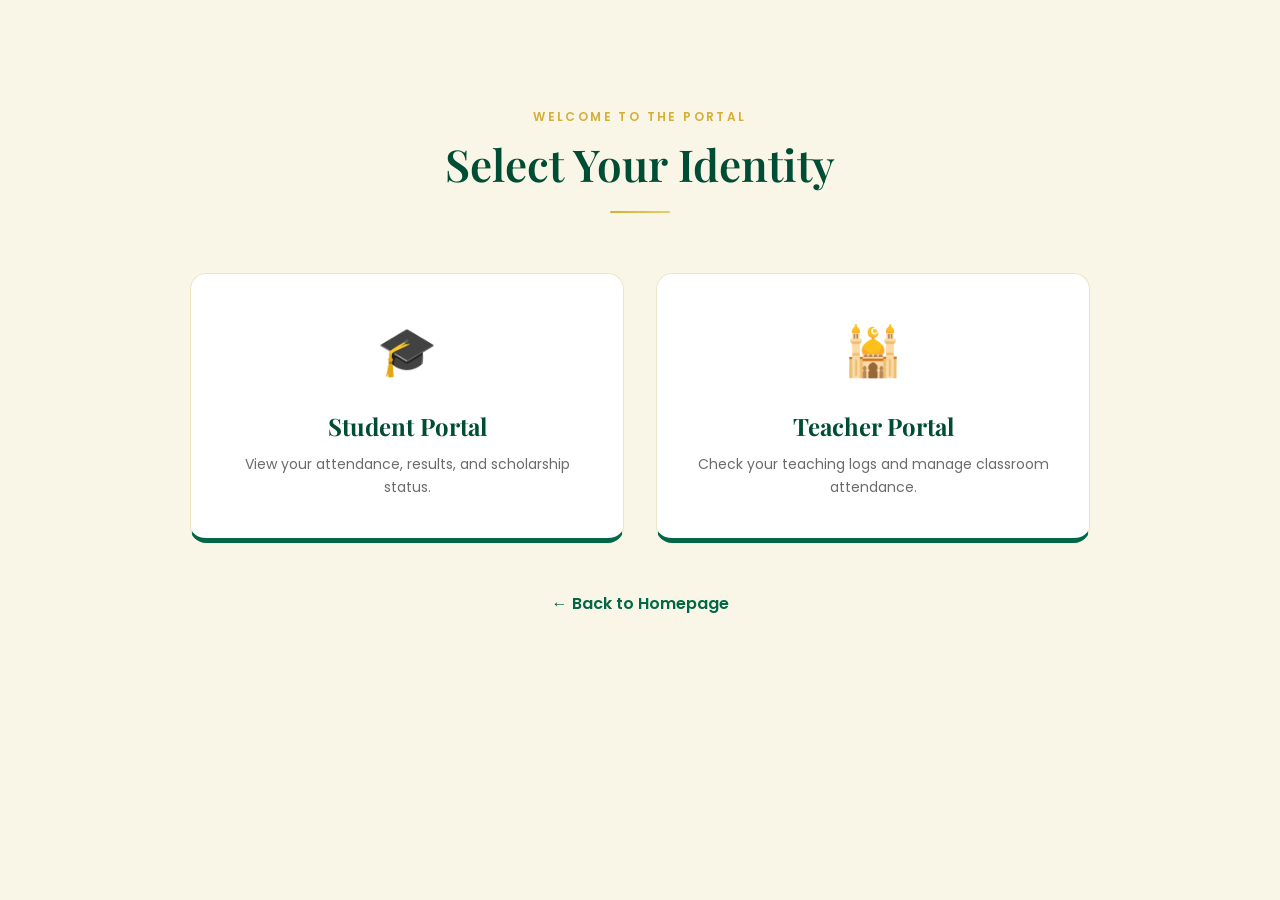
<file: portal/index.html>
<!DOCTYPE html>
<html lang="en">

<head>
    <meta charset="UTF-8">
    <meta name="viewport" content="width=device-width, initial-scale=1.0">
    <title>Portal Selection | Jamia-Tun-Noor</title>
    <link rel="stylesheet" href="../css/theme.css">
    <link rel="stylesheet" href="../css/style.css">
    <style>
        .portal-entry {
            min-height: 80vh;
            display: flex;
            flex-direction: column;
            justify-content: center;
            align-items: center;
            padding: var(--space-12) var(--gutter);
        }

        .portal-grid {
            display: grid;
            grid-template-columns: repeat(auto-fit, minmax(280px, 1fr));
            gap: var(--space-8);
            width: 100%;
            max-width: 900px;
            margin-top: var(--space-10);
        }

        .portal-card {
            background: var(--color-white);
            padding: var(--space-10);
            border-radius: var(--radius-lg);
            text-align: center;
            border: 1px solid var(--color-cream-mid);
            border-bottom: 5px solid var(--color-emerald);
            transition: var(--transition-base);
            cursor: pointer;
            text-decoration: none;
        }

        .portal-card:hover {
            transform: translateY(-10px);
            border-bottom-color: var(--color-gold);
            box-shadow: var(--shadow-lg);
        }

        .portal-card__icon {
            font-size: 3rem;
            margin-bottom: var(--space-4);
            display: block;
        }

        .portal-card h3 {
            color: var(--color-emerald-deep);
            font-family: var(--font-display);
            font-size: var(--fs-xl);
            margin-bottom: var(--space-2);
        }

        .portal-card p {
            color: var(--color-ink-muted);
            font-size: var(--fs-sm);
        }
    </style>
</head>

<body>

    <main class="portal-entry">
        <header style="text-align: center;">
            <p class="section-label">Welcome to the Portal</p>
            <h1 class="section-title">Select Your Identity</h1>
            <span class="gold-divider gold-divider--center"></span>
        </header>

        <div class="portal-grid">

            <a href="login.html?role=student" class="portal-card">
                <span class="portal-card__icon">🎓</span>
                <h3>Student Portal</h3>
                <p>View your attendance, results, and scholarship status.</p>
            </a>

            <a href="login.html?role=teacher" class="portal-card">
                <span class="portal-card__icon">🕌</span>
                <h3>Teacher Portal</h3>
                <p>Check your teaching logs and manage classroom attendance.</p>
            </a>

        </div>

        <a href="../index.html" style="margin-top: 3rem; color: var(--color-emerald); font-weight: 600;">
            ← Back to Homepage
        </a>
    </main>

</body>

</html>
</file>
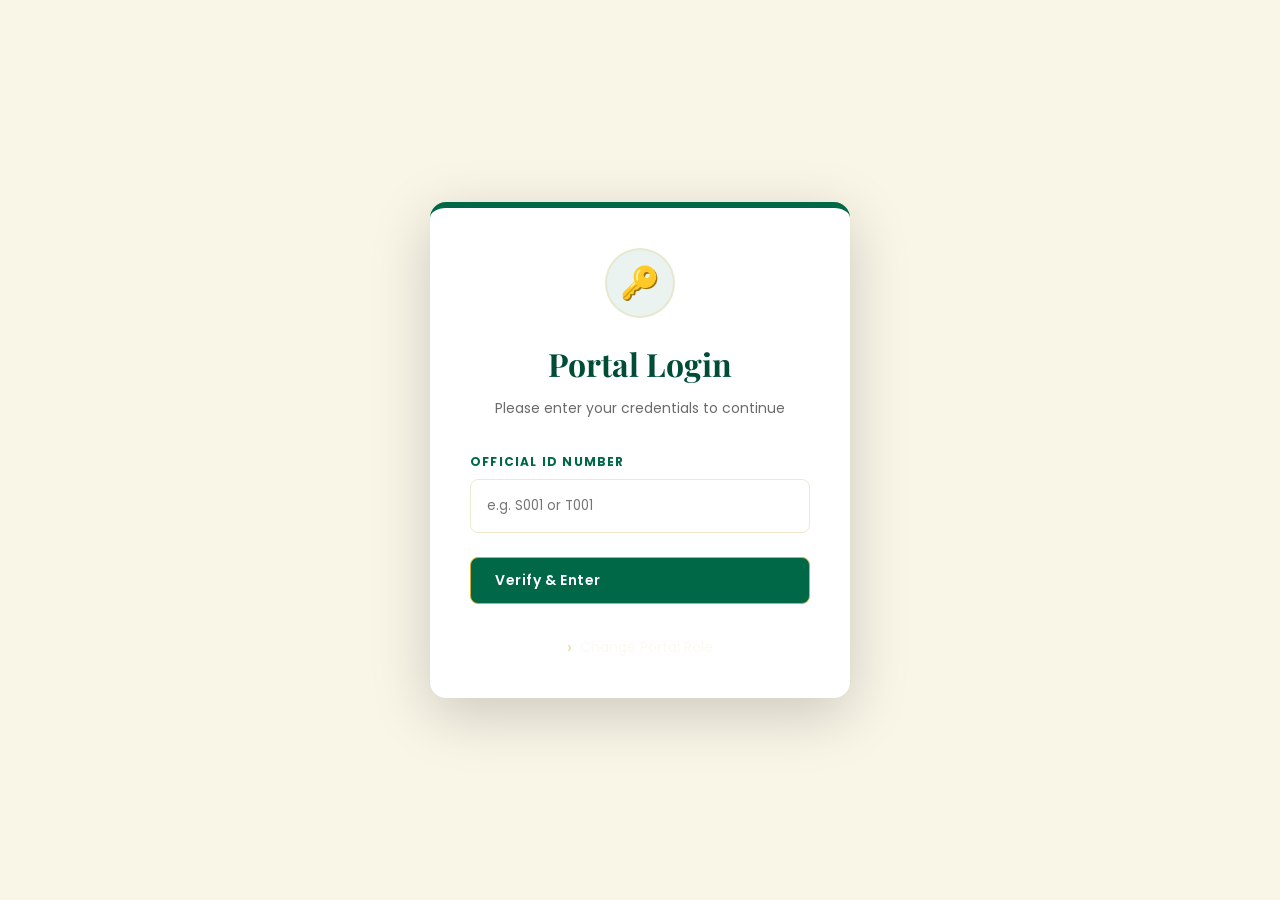
<file: portal/login.html>
<!DOCTYPE html>
<html lang="en" dir="ltr">

<head>
    <meta charset="UTF-8">
    <meta name="viewport" content="width=device-width, initial-scale=1.0">
    <title>Login | Jamia-Tun-Noor Portal</title>

    <link rel="stylesheet" href="../css/theme.css">
    <link rel="stylesheet" href="../css/style.css">

    <style>
        .login-wrapper {
            min-height: 100vh;
            display: flex;
            align-items: center;
            justify-content: center;
            background: var(--color-cream);
            padding: var(--gutter);
        }

        .login-card {
            background: var(--color-white);
            width: 100%;
            max-width: 420px;
            padding: var(--space-10);
            border-radius: var(--radius-lg);
            box-shadow: var(--shadow-xl);
            border-top: 6px solid var(--color-emerald);
            text-align: center;
            animation: fadeIn 0.6s ease-out;
        }

        .login-card__icon {
            width: 70px;
            height: 70px;
            background: var(--color-emerald-mist);
            color: var(--color-emerald);
            border-radius: 50%;
            display: flex;
            align-items: center;
            justify-content: center;
            font-size: 2rem;
            margin: 0 auto var(--space-5);
            border: 2px solid var(--color-gold-pale);
        }

        .login-card h1 {
            font-family: var(--font-display);
            color: var(--color-emerald-deep);
            margin-bottom: var(--space-2);
        }

        .login-card p {
            color: var(--color-ink-muted);
            font-size: var(--fs-sm);
            margin-bottom: var(--space-8);
        }

        .form-group {
            text-align: left;
            margin-bottom: var(--space-6);
        }

        .form-label {
            display: block;
            font-size: var(--fs-xs);
            font-weight: var(--fw-bold);
            text-transform: uppercase;
            letter-spacing: 0.1em;
            color: var(--color-emerald);
            margin-bottom: var(--space-2);
        }

        .form-input {
            width: 100%;
            padding: var(--space-4);
            border: 1.5px solid var(--color-cream-dark);
            border-radius: var(--radius-md);
            font-family: var(--font-english);
            transition: var(--transition-base);
        }

        .form-input:focus {
            outline: none;
            border-color: var(--color-gold);
            box-shadow: 0 0 0 4px var(--color-gold-pale);
        }

        .btn-submit {
            width: 100%;
            cursor: pointer;
        }

        @keyframes fadeIn {
            from {
                opacity: 0;
                transform: translateY(20px);
            }

            to {
                opacity: 1;
                transform: translateY(0);
            }
        }
    </style>
</head>

<body>

    <div class="login-wrapper">
        <main class="login-card">
            <div class="login-card__icon" id="roleIcon">🔑</div>

            <h1 id="loginTitle">Portal Login</h1>
            <p id="loginSubtitle">Please enter your credentials to continue</p>

            <form id="portalLoginForm">
                <div class="form-group">
                    <label class="form-label" for="userId">Official ID Number</label>
                    <input type="text" id="userId" class="form-input" placeholder="e.g. S001 or T001" required>
                </div>

                <button type="submit" class="btn-portal btn-submit">
                    Verify & Enter
                </button>
            </form>

            <div style="margin-top: var(--space-8);">
                <a href="index.html" class="footer__link" style="justify-content: center;">Change Portal Role</a>
            </div>
        </main>
    </div>

    <script src="../js/login.js"></script>
</body>

</html>
</file>
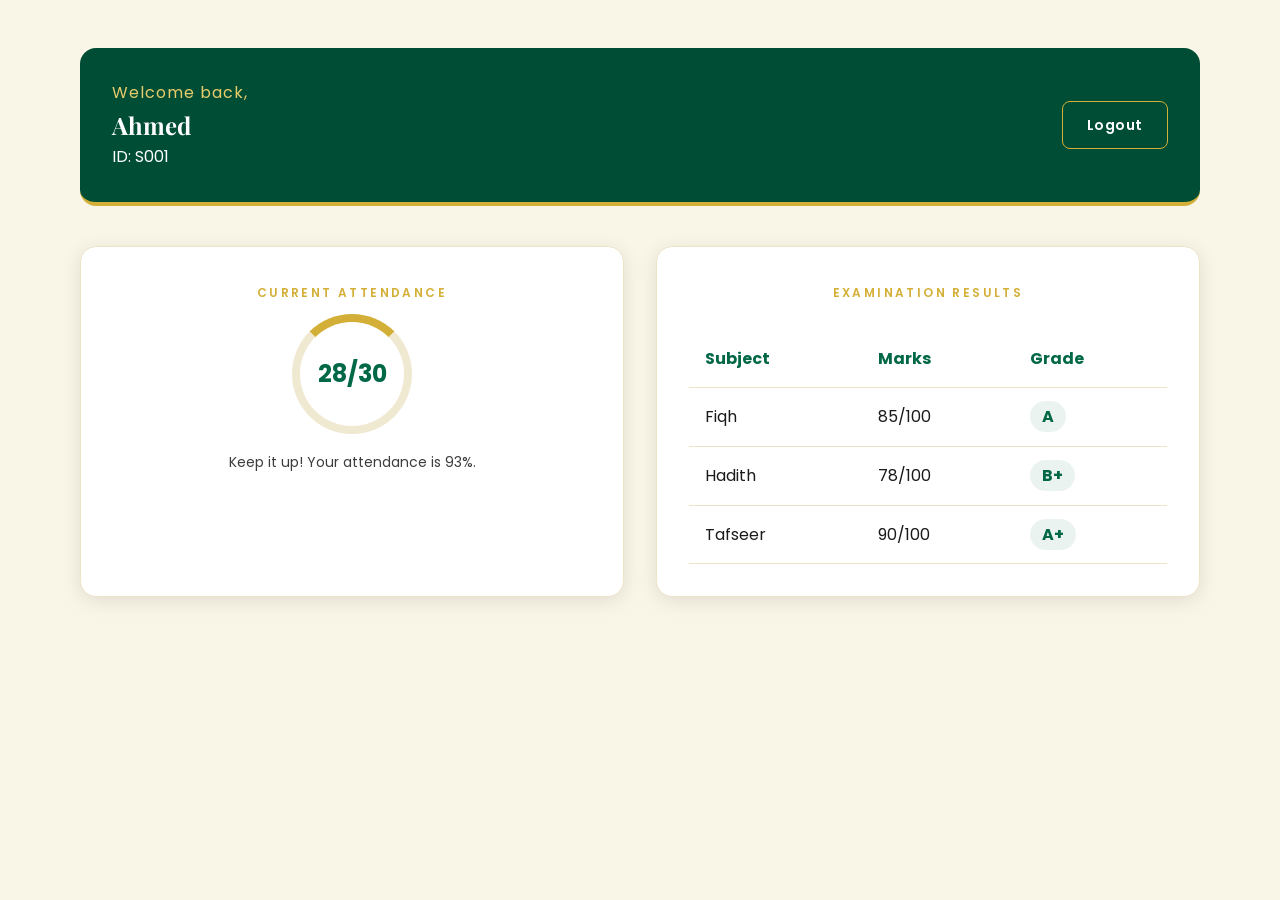
<file: portal/student.html>
<!DOCTYPE html>
<html lang="en">

<head>
    <meta charset="UTF-8">
    <meta name="viewport" content="width=device-width, initial-scale=1.0">
    <title>Student Dashboard | Jamia-Tun-Noor</title>

    <link rel="stylesheet" href="../css/theme.css">
    <link rel="stylesheet" href="../css/style.css">

    <style>
        .dashboard-wrapper {
            padding: var(--space-12) var(--gutter);
            max-width: var(--container-max);
            margin: 0 auto;
        }

        /* Dashboard Header Card [cite: 51, 139] */
        .profile-card {
            background: var(--color-emerald-deep);
            color: var(--color-white);
            padding: var(--space-8);
            border-radius: var(--radius-lg);
            display: flex;
            justify-content: space-between;
            align-items: center;
            border-bottom: 4px solid var(--color-gold);
            margin-bottom: var(--space-10);
        }

        .profile-info h2 {
            font-family: var(--font-display);
        }

        .profile-info p {
            color: var(--color-gold-light);
            letter-spacing: 1px;
        }

        /* Stats Grid */
        .stats-grid {
            display: grid;
            grid-template-columns: repeat(auto-fit, minmax(300px, 1fr));
            gap: var(--space-8);
        }

        /* Attendance Circular Widget [cite: 58, 162] */
        .stat-box {
            background: var(--color-white);
            padding: var(--space-8);
            border-radius: var(--radius-lg);
            box-shadow: var(--shadow-md);
            text-align: center;
            border: 1px solid var(--color-cream-mid);
        }

        .attendance-circle {
            width: 120px;
            height: 120px;
            border: 8px solid var(--color-cream-dark);
            border-top: 8px solid var(--color-gold);
            border-radius: 50%;
            display: flex;
            align-items: center;
            justify-content: center;
            margin: 0 auto var(--space-4);
            font-size: var(--fs-xl);
            font-weight: var(--fw-bold);
            color: var(--color-emerald);
        }

        /* Result Table [cite: 63, 163-167] */
        .result-table {
            width: 100%;
            border-collapse: collapse;
            margin-top: var(--space-4);
            text-align: left;
        }

        .result-table th,
        .result-table td {
            padding: var(--space-4);
            border-bottom: 1px solid var(--color-cream-mid);
        }

        .result-table th {
            color: var(--color-emerald);
            font-weight: var(--fw-bold);
        }

        .grade-badge {
            background: var(--color-emerald-mist);
            color: var(--color-emerald);
            padding: 4px 12px;
            border-radius: var(--radius-pill);
            font-weight: var(--fw-bold);
        }

        /* Student Dashboard Responsiveness */
        @media (max-width: 768px) {
            .profile-card {
                flex-direction: column;
                /* Stack profile info and button */
                text-align: center;
                gap: 1.5rem;
                padding: var(--space-6);
            }

            .profile-info {
                text-align: center;
            }

            .stats-grid {
                grid-template-columns: 1fr;
                /* Stack Attendance and Results */
                gap: var(--space-6);
            }

            .attendance-circle {
                width: 100px;
                height: 100px;
                /* Smaller circle */
                font-size: var(--fs-lg);
            }

            /* Make table scrollable horizontally if too wide */
            .result-table {
                display: block;
                overflow-x: auto;
                white-space: nowrap;
                font-size: 0.9rem;
            }

            .result-table th,
            .result-table td {
                padding: var(--space-3);
            }
        }
    </style>
</head>

<body>

    <div class="dashboard-wrapper">
        <header class="profile-card">
            <div class="profile-info">
                <p>Welcome back,</p>
                <h2 id="studentName">Ahmed</h2>
                <span id="studentID">ID: S001</span>
            </div>
            <a href="../index.html" class="btn-portal" style="background: transparent;">Logout</a>
        </header>

        <div class="stats-grid">
            <section class="stat-box">
                <h3 class="section-label">Current Attendance</h3>
                <div class="attendance-circle">28/30</div>
                <p class="section-body" style="font-size: var(--fs-sm);">Keep it up! Your attendance is 93%.</p>
            </section>

            <section class="stat-box">
                <h3 class="section-label">Examination Results</h3>
                <table class="result-table">
                    <thead>
                        <tr>
                            <th>Subject</th>
                            <th>Marks</th>
                            <th>Grade</th>
                        </tr>
                    </thead>
                    <tbody>
                        <tr>
                            <td>Fiqh</td>
                            <td>85/100</td>
                            <td><span class="grade-badge">A</span></td>
                        </tr>
                        <tr>
                            <td>Hadith</td>
                            <td>78/100</td>
                            <td><span class="grade-badge">B+</span></td>
                        </tr>
                        <tr>
                            <td>Tafseer</td>
                            <td>90/100</td>
                            <td><span class="grade-badge">A+</span></td>
                        </tr>
                    </tbody>
                </table>
            </section>
        </div>
    </div>

</body>

</html>
</file>
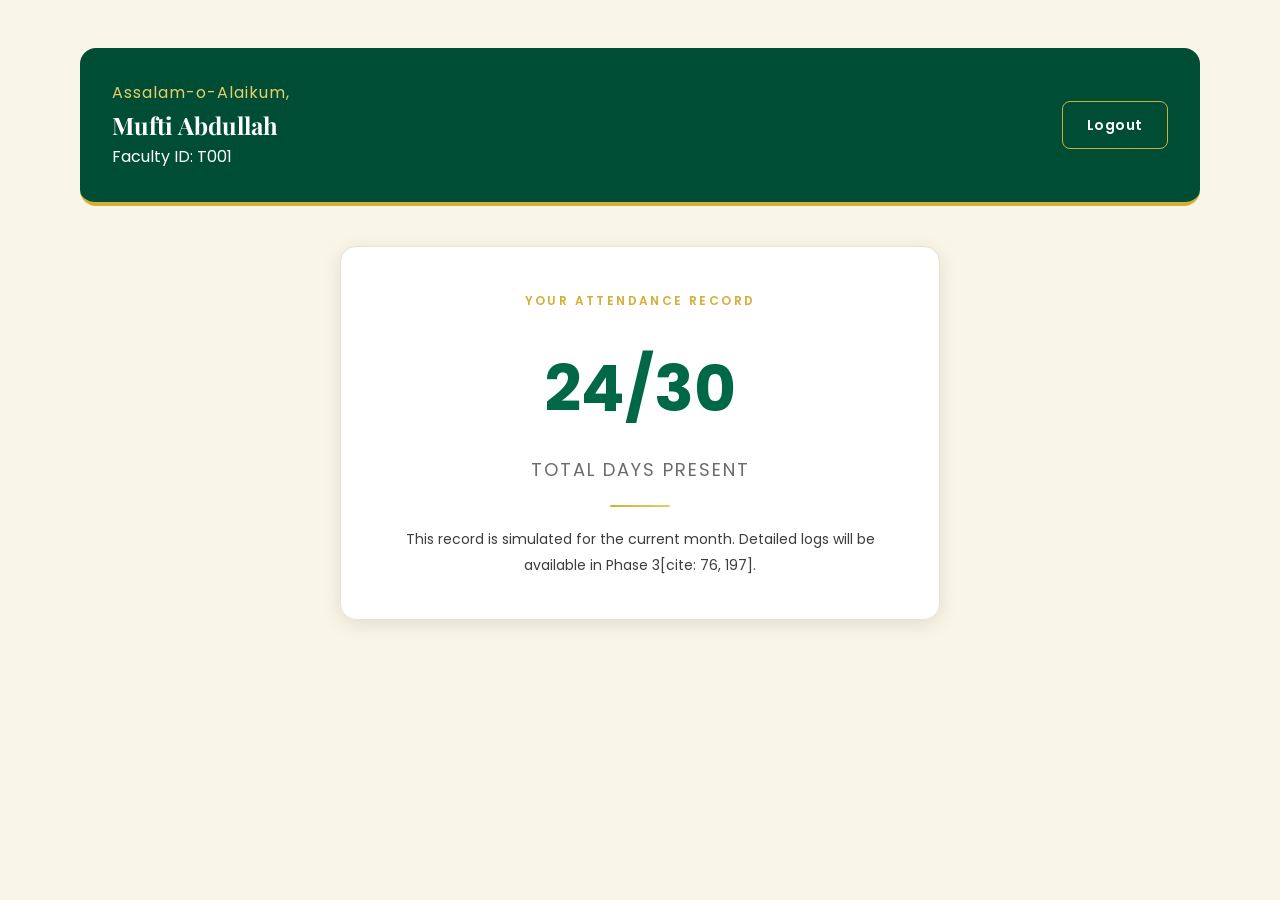
<file: portal/teacher.html>
<!DOCTYPE html>
<html lang="en">

<head>
    <meta charset="UTF-8">
    <meta name="viewport" content="width=device-width, initial-scale=1.0">
    <title>Teacher Dashboard | Jamia-Tun-Noor</title>

    <link rel="stylesheet" href="../css/theme.css">
    <link rel="stylesheet" href="../css/style.css">

    <style>
        .dashboard-wrapper {
            padding: var(--space-12) var(--gutter);
            max-width: var(--container-max);
            margin: 0 auto;
        }

        /* Header Card */
        .profile-card {
            background: var(--color-emerald-deep);
            color: var(--color-white);
            padding: var(--space-8);
            border-radius: var(--radius-lg);
            display: flex;
            justify-content: space-between;
            align-items: center;
            border-bottom: 4px solid var(--color-gold);
            margin-bottom: var(--space-10);
        }

        .profile-info h2 {
            font-family: var(--font-display);
        }

        .profile-info p {
            color: var(--color-gold-light);
            letter-spacing: 1px;
        }

        /* Teacher Attendance Section [cite: 61, 149, 178] */
        .teacher-stats {
            max-width: 600px;
            margin: 0 auto;
            background: var(--color-white);
            padding: var(--space-10);
            border-radius: var(--radius-lg);
            box-shadow: var(--shadow-md);
            text-align: center;
            border: 1px solid var(--color-cream-mid);
        }

        .attendance-display {
            font-size: 4rem;
            font-weight: var(--fw-bold);
            color: var(--color-emerald);
            margin-block: var(--space-4);
        }

        .attendance-label {
            font-size: var(--fs-md);
            color: var(--color-ink-muted);
            text-transform: uppercase;
            letter-spacing: 2px;
        }

        /* Teacher Dashboard Responsiveness */
        @media (max-width: 768px) {
            .profile-card {
                flex-direction: column;
                text-align: center;
                gap: 1.5rem;
                padding: var(--space-6);
            }

            .teacher-stats {
                padding: var(--space-6);
            }

            .attendance-display {
                font-size: 3rem;
                /* Smaller text */
            }
        }
    </style>
</head>

<body>

    <div class="dashboard-wrapper">
        <header class="profile-card">
            <div class="profile-info">
                <p>Assalam-o-Alaikum,</p>
                <h2 id="teacherName">Mufti Abdullah</h2>
                <span id="teacherID">Faculty ID: T001</span>
            </div>
            <a href="../index.html" class="btn-portal" style="background: transparent;">Logout</a>
        </header>

        <main class="teacher-stats">
            <h3 class="section-label">Your Attendance Record</h3>
            <div class="attendance-display">24/30</div>
            <p class="attendance-label">Total Days Present</p>
            <span class="gold-divider gold-divider--center"></span>
            <p class="section-body" style="font-size: var(--fs-sm); margin-top: var(--space-4);">
                This record is simulated for the current month. Detailed logs will be available in Phase 3[cite: 76,
                197].
            </p>
        </main>
    </div>

</body>

</html>
</file>
<file: css/theme.css>
/* ============================================================
   JAMIA-TUN-NOOR PORTAL — theme.css
   Design Tokens & CSS Custom Properties
   All colors, fonts, spacing, and transitions live here.
   ============================================================ */

@import url('https://fonts.googleapis.com/css2?family=Poppins:wght@300;400;500;600;700&family=Noto+Nastaliq+Urdu:wght@400;700&family=Playfair+Display:ital,wght@0,600;1,400&display=swap');

:root {

    /* ── Core Palette ────────────────────────────── */
    --color-cream: #f9f5e7;
    --color-cream-dark: #f0e9d2;
    --color-cream-mid: #ede4c8;

    --color-emerald: #006747;
    --color-emerald-deep: #004d35;
    --color-emerald-light: #008a5e;
    --color-emerald-mist: rgba(0, 103, 71, 0.08);

    --color-gold: #d4af37;
    --color-gold-light: #e8cc6a;
    --color-gold-pale: rgba(212, 175, 55, 0.18);
    --color-gold-glow: rgba(212, 175, 55, 0.45);

    --color-ink: #1a1a1a;
    --color-ink-soft: #3d3d3d;
    --color-ink-muted: #6b6b6b;
    --color-ink-faint: #9e9e9e;

    --color-white: #ffffff;
    --color-overlay-dark: rgba(0, 30, 20, 0.62);
    --color-overlay-hero: rgba(0, 40, 25, 0.55);

    /* ── Typography ──────────────────────────────── */
    --font-english: 'Poppins', sans-serif;
    --font-urdu: 'Noto Nastaliq Urdu', serif;
    --font-display: 'Playfair Display', serif;

    --fs-xs: 0.75rem;
    /* 12px */
    --fs-sm: 0.875rem;
    /* 14px */
    --fs-base: 1rem;
    /* 16px */
    --fs-md: 1.125rem;
    /* 18px */
    --fs-lg: 1.25rem;
    /* 20px */
    --fs-xl: 1.5rem;
    /* 24px */
    --fs-2xl: 2rem;
    /* 32px */
    --fs-3xl: 2.75rem;
    /* 44px */
    --fs-4xl: 3.5rem;
    /* 56px */
    --fs-hero: clamp(2.4rem, 6vw, 5rem);

    --fw-light: 300;
    --fw-regular: 400;
    --fw-medium: 500;
    --fw-semibold: 600;
    --fw-bold: 700;

    --lh-tight: 1.2;
    --lh-snug: 1.4;
    --lh-normal: 1.6;
    --lh-loose: 1.85;

    /* ── Spacing Scale ───────────────────────────── */
    --space-1: 0.25rem;
    --space-2: 0.5rem;
    --space-3: 0.75rem;
    --space-4: 1rem;
    --space-5: 1.25rem;
    --space-6: 1.5rem;
    --space-8: 2rem;
    --space-10: 2.5rem;
    --space-12: 3rem;
    --space-16: 4rem;
    --space-20: 5rem;
    --space-24: 6rem;
    --space-32: 8rem;

    /* ── Layout ──────────────────────────────────── */
    --container-max: 1200px;
    --container-wide: 1400px;
    --gutter: clamp(1.25rem, 4vw, 2.5rem);

    /* ── Borders & Radius ────────────────────────── */
    --radius-sm: 4px;
    --radius-md: 8px;
    --radius-lg: 16px;
    --radius-xl: 24px;
    --radius-pill: 999px;

    --border-gold: 1px solid var(--color-gold);
    --border-gold-thick: 2px solid var(--color-gold);
    --border-emerald: 1px solid var(--color-emerald);
    --border-cream: 1px solid var(--color-cream-mid);

    /* ── Shadows ─────────────────────────────────── */
    --shadow-sm: 0 1px 4px rgba(0, 0, 0, 0.07);
    --shadow-md: 0 4px 20px rgba(0, 0, 0, 0.10);
    --shadow-lg: 0 8px 40px rgba(0, 0, 0, 0.14);
    --shadow-xl: 0 16px 60px rgba(0, 0, 0, 0.18);
    --shadow-gold: 0 0 28px var(--color-gold-glow);
    --shadow-card: 0 2px 12px rgba(0, 40, 25, 0.10), 0 8px 32px rgba(0, 40, 25, 0.07);

    /* ── Transitions ─────────────────────────────── */
    --ease-out: cubic-bezier(0.22, 1, 0.36, 1);
    --ease-in-out: cubic-bezier(0.65, 0, 0.35, 1);
    --duration-fast: 180ms;
    --duration-base: 300ms;
    --duration-slow: 500ms;
    --transition-base: var(--duration-base) var(--ease-out);

    /* ── Z-index Layers ──────────────────────────── */
    --z-base: 1;
    --z-raised: 10;
    --z-modal: 100;
    --z-nav: 200;
    --z-top: 999;
}
</file>
<file: css/style.css>
/* ============================================================
   JAMIA-TUN-NOOR PORTAL — style.css
   Component & Layout Styles
   Mobile-first. Breakpoints: 768px | 1024px
   ============================================================ */

/* ── Reset & Base ────────────────────────────────────────── */
*,
*::before,
*::after {
    box-sizing: border-box;
    margin: 0;
    padding: 0;
}

html {
    scroll-behavior: smooth;
    font-size: 16px;
    -webkit-text-size-adjust: 100%;
}

body {
    font-family: var(--font-english);
    font-size: var(--fs-base);
    font-weight: var(--fw-regular);
    line-height: var(--lh-normal);
    color: var(--color-ink);
    background-color: var(--color-cream);
    overflow-x: hidden;
}

img,
video {
    display: block;
    max-width: 100%;
    height: auto;
}

a {
    color: inherit;
    text-decoration: none;
}

ul,
ol {
    list-style: none;
}

button {
    font-family: inherit;
    cursor: pointer;
    border: none;
    background: none;
}

/* ── Utility: Container ──────────────────────────────────── */
.container {
    width: 100%;
    max-width: var(--container-max);
    margin-inline: auto;
    padding-inline: var(--gutter);
}

/* ── Utility: Gold Divider ───────────────────────────────── */
.gold-divider {
    display: block;
    width: 60px;
    height: 2px;
    background: linear-gradient(90deg, var(--color-gold), var(--color-gold-light));
    border-radius: var(--radius-pill);
    margin-block: var(--space-5);
}

.gold-divider--center {
    margin-inline: auto;
}

/* ── Utility: Section Heading ────────────────────────────── */
.section-label {
    display: inline-block;
    font-size: var(--fs-xs);
    font-weight: var(--fw-semibold);
    letter-spacing: 0.2em;
    text-transform: uppercase;
    color: var(--color-gold);
    margin-bottom: var(--space-3);
}

.section-title {
    font-family: var(--font-display);
    font-size: clamp(var(--fs-2xl), 3.5vw, var(--fs-3xl));
    font-weight: var(--fw-semibold);
    line-height: var(--lh-tight);
    color: var(--color-emerald-deep);
}

.section-title--light {
    color: var(--color-cream);
}

.section-body {
    font-size: var(--fs-md);
    line-height: var(--lh-loose);
    color: var(--color-ink-soft);
    max-width: 62ch;
}

/* ━━━━━━━━━━━━━━━━━━━━━━━━━━━━━━━━━━━━━━━━━━━━━━━━━━━━━━━━━
   1. STICKY NAVBAR
   ━━━━━━━━━━━━━━━━━━━━━━━━━━━━━━━━━━━━━━━━━━━━━━━━━━━━━━━━━ */
.site-header {
    position: sticky;
    top: 0;
    z-index: var(--z-nav);
    background-color: var(--color-cream);
    border-bottom: 1px solid var(--color-cream-mid);
    transition: box-shadow var(--transition-base);
}

.site-header.is-scrolled {
    box-shadow: 0 2px 24px rgba(0, 40, 25, 0.12);
}

.navbar {
    display: flex;
    align-items: center;
    justify-content: space-between;
    height: 72px;
    gap: var(--space-6);
}

/* Logo */
.navbar__logo {
    display: flex;
    align-items: center;
    gap: var(--space-3);
    text-decoration: none;
    flex-shrink: 0;
}

.navbar__logo-icon {
    width: 42px;
    height: 42px;
    border-radius: var(--radius-md);
    background-color: var(--color-emerald);
    border: 1.5px solid var(--color-gold);
    display: flex;
    align-items: center;
    justify-content: center;
    font-size: var(--fs-lg);
    color: var(--color-gold);
    font-weight: var(--fw-bold);
    letter-spacing: -0.02em;
    flex-shrink: 0;
}

.navbar__logo-text {
    display: flex;
    flex-direction: column;
    gap: 1px;
}

.navbar__logo-en {
    font-family: var(--font-display);
    font-size: var(--fs-md);
    font-weight: var(--fw-semibold);
    color: var(--color-emerald);
    line-height: 1.1;
}

.navbar__logo-ur {
    font-family: var(--font-urdu);
    font-size: var(--fs-sm);
    color: var(--color-gold);
    line-height: 1.4;
    direction: rtl;
}

/* Nav Links */
.navbar__nav {
    display: none;
}

.navbar__nav-list {
    display: flex;
    align-items: center;
    gap: var(--space-8);
}

.navbar__nav-link {
    font-size: var(--fs-sm);
    font-weight: var(--fw-medium);
    letter-spacing: 0.03em;
    color: var(--color-ink-soft);
    position: relative;
    padding-bottom: var(--space-1);
    transition: color var(--transition-base);
}

.navbar__nav-link::after {
    content: '';
    position: absolute;
    bottom: 0;
    left: 0;
    width: 0;
    height: 1.5px;
    background: var(--color-gold);
    transition: width var(--transition-base);
}

.navbar__nav-link:hover {
    color: var(--color-emerald);
}

.navbar__nav-link:hover::after {
    width: 100%;
}

/* Portal Button */
.btn-portal {
    display: inline-flex;
    align-items: center;
    gap: var(--space-2);
    padding: var(--space-3) var(--space-6);
    font-size: var(--fs-sm);
    font-weight: var(--fw-semibold);
    letter-spacing: 0.04em;
    color: var(--color-white);
    background-color: var(--color-emerald);
    border: 1.5px solid var(--color-gold);
    border-radius: var(--radius-md);
    transition:
        background-color var(--transition-base),
        box-shadow var(--transition-base),
        transform var(--duration-fast) var(--ease-out);
    white-space: nowrap;
}

.btn-portal:hover {
    background-color: var(--color-emerald-light);
    box-shadow: 0 0 20px var(--color-gold-glow);
    transform: translateY(-1px);
}

.btn-portal:active {
    transform: translateY(0);
}

.btn-portal__icon {
    width: 16px;
    height: 16px;
    opacity: 0.85;
}

/* Hamburger */
.navbar__hamburger {
    display: flex;
    flex-direction: column;
    gap: 5px;
    padding: var(--space-2);
    cursor: pointer;
    background: none;
    border: none;
    z-index: var(--z-top);
}

.navbar__hamburger span {
    display: block;
    width: 24px;
    height: 2px;
    background-color: var(--color-emerald);
    border-radius: var(--radius-pill);
    transition: transform var(--transition-base), opacity var(--transition-base);
}

.navbar__hamburger[aria-expanded="true"] span:nth-child(1) {
    transform: translateY(7px) rotate(45deg);
}

.navbar__hamburger[aria-expanded="true"] span:nth-child(2) {
    opacity: 0;
}

.navbar__hamburger[aria-expanded="true"] span:nth-child(3) {
    transform: translateY(-7px) rotate(-45deg);
}

/* Mobile Nav Drawer */
.navbar__mobile-nav {
    display: none;
    flex-direction: column;
    background-color: var(--color-cream);
    border-top: 1px solid var(--color-cream-mid);
    padding: var(--space-6) var(--gutter);
    gap: var(--space-4);
}

.navbar__mobile-nav.is-open {
    display: flex;
}

.navbar__mobile-nav .navbar__nav-link {
    font-size: var(--fs-base);
    color: var(--color-ink);
    padding-block: var(--space-2);
    border-bottom: 1px solid var(--color-cream-mid);
}

.navbar__mobile-nav .btn-portal {
    align-self: flex-start;
    margin-top: var(--space-2);
}

/* ── 768px+ ── */
@media (min-width: 768px) {
    .navbar__hamburger {
        display: none;
    }

    .navbar__mobile-nav {
        display: none !important;
    }

    .navbar__nav {
        display: flex;
    }
}

/* ━━━━━━━━━━━━━━━━━━━━━━━━━━━━━━━━━━━━━━━━━━━━━━━━━━━━━━━━━
   2. HERO SECTION
   ━━━━━━━━━━━━━━━━━━━━━━━━━━━━━━━━━━━━━━━━━━━━━━━━━━━━━━━━━ */
.hero {
    position: relative;
    min-height: 100svh;
    display: flex;
    align-items: center;
    overflow: hidden;
}

.hero__bg {
    position: absolute;
    inset: 0;
    z-index: 0;
    background-image: url('../assets/images/hero-mosque.jpg');
    background-size: cover;
    background-position: center top;
    background-repeat: no-repeat;
    transform: scale(1.04);
    transition: transform 8s var(--ease-out);
}

.hero.is-visible .hero__bg {
    transform: scale(1);
}

/* Layered overlays for depth */
.hero__overlay {
    position: absolute;
    inset: 0;
    z-index: 1;
    background:
        linear-gradient(160deg,
            rgba(0, 40, 25, 0.70) 0%,
            rgba(0, 55, 35, 0.50) 50%,
            rgba(0, 20, 12, 0.75) 100%);
}

/* Geometric Islamic pattern overlay */
.hero__pattern {
    position: absolute;
    inset: 0;
    z-index: 2;
    opacity: 0.06;
    background-image: url('../assets/images/pattern-islamic.svg');
    background-size: 340px;
    background-repeat: repeat;
}

/* Gold accent line at bottom of hero */
.hero::after {
    content: '';
    position: absolute;
    bottom: 0;
    left: 0;
    right: 0;
    height: 3px;
    background: linear-gradient(90deg, transparent, var(--color-gold), var(--color-gold-light), var(--color-gold), transparent);
    z-index: 10;
}

.hero__content {
    position: relative;
    z-index: 5;
    text-align: center;
    padding-block: var(--space-24);
    display: flex;
    flex-direction: column;
    align-items: center;
    gap: var(--space-6);
    animation: heroFadeUp 1.1s var(--ease-out) both;
    animation-delay: 0.2s;
}

/* Arabic Calligraphy Snippet */
.hero__calligraphy {
    font-family: var(--font-urdu);
    font-size: clamp(1.6rem, 5vw, 2.8rem);
    color: var(--color-gold-light);
    direction: rtl;
    line-height: var(--lh-loose);
    text-shadow: 0 2px 20px rgba(0, 0, 0, 0.5);
    letter-spacing: 0.02em;
    animation: heroFadeUp 1.1s var(--ease-out) both;
    animation-delay: 0.4s;
}

.hero__calligraphy-ref {
    display: block;
    font-family: var(--font-english);
    font-size: var(--fs-xs);
    letter-spacing: 0.15em;
    text-transform: uppercase;
    color: rgba(212, 175, 55, 0.65);
    direction: ltr;
    margin-top: var(--space-2);
}

.hero__divider {
    display: block;
    width: 80px;
    height: 1.5px;
    background: linear-gradient(90deg, transparent, var(--color-gold), transparent);
    animation: heroFadeUp 1.1s var(--ease-out) both;
    animation-delay: 0.55s;
}

.hero__title {
    font-family: var(--font-display);
    font-size: var(--fs-hero);
    font-weight: var(--fw-semibold);
    color: var(--color-white);
    line-height: var(--lh-tight);
    text-shadow: 0 4px 32px rgba(0, 0, 0, 0.4);
    max-width: 14ch;
    animation: heroFadeUp 1.1s var(--ease-out) both;
    animation-delay: 0.65s;
}

.hero__title em {
    font-style: italic;
    color: var(--color-gold-light);
}

.hero__subtitle {
    font-size: clamp(var(--fs-sm), 2vw, var(--fs-md));
    color: rgba(249, 245, 231, 0.80);
    max-width: 52ch;
    line-height: var(--lh-loose);
    font-weight: var(--fw-light);
    animation: heroFadeUp 1.1s var(--ease-out) both;
    animation-delay: 0.75s;
}

.hero__cta-group {
    display: flex;
    flex-wrap: wrap;
    gap: var(--space-4);
    justify-content: center;
    animation: heroFadeUp 1.1s var(--ease-out) both;
    animation-delay: 0.88s;
}

.btn-hero-primary {
    display: inline-flex;
    align-items: center;
    gap: var(--space-3);
    padding: var(--space-4) var(--space-10);
    font-size: var(--fs-base);
    font-weight: var(--fw-semibold);
    letter-spacing: 0.05em;
    text-transform: uppercase;
    color: var(--color-emerald-deep);
    background: linear-gradient(135deg, var(--color-gold), var(--color-gold-light));
    border-radius: var(--radius-md);
    border: none;
    transition:
        box-shadow var(--transition-base),
        transform var(--duration-fast) var(--ease-out),
        filter var(--transition-base);
}

.btn-hero-primary:hover {
    box-shadow: 0 8px 36px var(--color-gold-glow), 0 2px 8px rgba(0, 0, 0, 0.2);
    transform: translateY(-2px);
    filter: brightness(1.05);
}

.btn-hero-secondary {
    display: inline-flex;
    align-items: center;
    gap: var(--space-3);
    padding: var(--space-4) var(--space-8);
    font-size: var(--fs-base);
    font-weight: var(--fw-medium);
    letter-spacing: 0.03em;
    color: var(--color-white);
    background: transparent;
    border: 1.5px solid rgba(255, 255, 255, 0.45);
    border-radius: var(--radius-md);
    transition:
        border-color var(--transition-base),
        background var(--transition-base),
        transform var(--duration-fast) var(--ease-out);
}

.btn-hero-secondary:hover {
    border-color: var(--color-gold);
    background: rgba(212, 175, 55, 0.12);
    transform: translateY(-2px);
}

/* Scroll indicator */
.hero__scroll-cue {
    position: absolute;
    bottom: var(--space-8);
    left: 50%;
    transform: translateX(-50%);
    z-index: 5;
    display: flex;
    flex-direction: column;
    align-items: center;
    gap: var(--space-2);
    opacity: 0.55;
    animation: scrollBounce 2.4s ease-in-out infinite;
}

.hero__scroll-cue span {
    font-size: var(--fs-xs);
    letter-spacing: 0.18em;
    text-transform: uppercase;
    color: var(--color-cream);
}

.hero__scroll-cue svg {
    width: 20px;
    height: 20px;
    stroke: var(--color-gold);
}

@keyframes heroFadeUp {
    from {
        opacity: 0;
        transform: translateY(28px);
    }

    to {
        opacity: 1;
        transform: translateY(0);
    }
}

@keyframes scrollBounce {

    0%,
    100% {
        transform: translateX(-50%) translateY(0);
    }

    50% {
        transform: translateX(-50%) translateY(8px);
    }
}

/* ━━━━━━━━━━━━━━━━━━━━━━━━━━━━━━━━━━━━━━━━━━━━━━━━━━━━━━━━━
   3. LEGACY SECTION (Markaz-e-Ilm o Hikmat)
   ━━━━━━━━━━━━━━━━━━━━━━━━━━━━━━━━━━━━━━━━━━━━━━━━━━━━━━━━━ */
.legacy {
    padding-block: var(--space-24) var(--space-20);
    background-color: var(--color-cream);
    position: relative;
    overflow: hidden;
}

/* Subtle background ornament */
.legacy::before {
    content: '';
    position: absolute;
    top: -80px;
    right: -100px;
    width: 480px;
    height: 480px;
    border-radius: 50%;
    background: radial-gradient(circle, var(--color-emerald-mist) 0%, transparent 70%);
    pointer-events: none;
}

.legacy__grid {
    display: grid;
    grid-template-columns: 1fr;
    gap: var(--space-12);
    align-items: center;
}

.legacy__visual {
    position: relative;
    display: flex;
    justify-content: center;
}

.legacy__image-frame {
    position: relative;
    width: 100%;
    max-width: 420px;
}

.legacy__image-frame::before {
    content: '';
    position: absolute;
    inset: -10px;
    border: 1.5px solid var(--color-gold);
    border-radius: var(--radius-lg);
    opacity: 0.35;
    pointer-events: none;
}

.legacy__image-frame::after {
    content: '';
    position: absolute;
    bottom: -16px;
    right: -16px;
    width: 70%;
    height: 70%;
    background: var(--color-emerald-mist);
    border-radius: var(--radius-lg);
    border: 1px solid rgba(0, 103, 71, 0.2);
    z-index: -1;
}

.legacy__image {
    width: 100%;
    aspect-ratio: 4/3;
    object-fit: cover;
    border-radius: var(--radius-lg);
    background-color: var(--color-cream-dark);
    display: flex;
    align-items: center;
    justify-content: center;
}

/* Placeholder when no real image */
.legacy__image-placeholder {
    width: 100%;
    aspect-ratio: 4/3;
    border-radius: var(--radius-lg);
    background: linear-gradient(135deg, var(--color-emerald-mist), var(--color-cream-dark));
    border: 1px solid var(--color-cream-mid);
    display: flex;
    flex-direction: column;
    align-items: center;
    justify-content: center;
    gap: var(--space-3);
    color: var(--color-emerald);
}

.legacy__image-placeholder svg {
    width: 56px;
    height: 56px;
    opacity: 0.4;
}

.legacy__image-placeholder span {
    font-size: var(--fs-xs);
    letter-spacing: 0.1em;
    text-transform: uppercase;
    color: var(--color-ink-faint);
}

/* Stat badge */
.legacy__stat-badge {
    position: absolute;
    bottom: var(--space-6);
    left: var(--space-4);
    background-color: var(--color-white);
    border: 1px solid var(--color-cream-mid);
    border-left: 3px solid var(--color-gold);
    border-radius: var(--radius-md);
    padding: var(--space-4) var(--space-5);
    box-shadow: var(--shadow-md);
    min-width: 130px;
}

.legacy__stat-number {
    display: block;
    font-family: var(--font-display);
    font-size: var(--fs-2xl);
    font-weight: var(--fw-semibold);
    color: var(--color-emerald);
    line-height: 1;
}

.legacy__stat-label {
    font-size: var(--fs-xs);
    color: var(--color-ink-muted);
    letter-spacing: 0.06em;
    text-transform: uppercase;
    margin-top: var(--space-1);
}

.legacy__content {
    display: flex;
    flex-direction: column;
    gap: var(--space-5);
}

.legacy__urdu-name {
    font-family: var(--font-urdu);
    font-size: clamp(1.4rem, 3vw, 2rem);
    color: var(--color-emerald);
    direction: rtl;
    line-height: 1.8;
}

.legacy__body {
    color: var(--color-ink-soft);
    font-size: var(--fs-md);
    line-height: var(--lh-loose);
}

.legacy__body+.legacy__body {
    color: var(--color-ink-muted);
    font-size: var(--fs-base);
}

.legacy__features {
    display: flex;
    flex-direction: column;
    gap: var(--space-4);
    margin-top: var(--space-2);
}

.legacy__feature {
    display: flex;
    align-items: flex-start;
    gap: var(--space-4);
}

.legacy__feature-icon {
    width: 36px;
    height: 36px;
    border-radius: var(--radius-sm);
    background-color: var(--color-gold-pale);
    border: 1px solid rgba(212, 175, 55, 0.3);
    display: flex;
    align-items: center;
    justify-content: center;
    font-size: 1rem;
    flex-shrink: 0;
    margin-top: 2px;
}

.legacy__feature-text strong {
    display: block;
    font-size: var(--fs-base);
    font-weight: var(--fw-semibold);
    color: var(--color-emerald-deep);
    margin-bottom: var(--space-1);
}

.legacy__feature-text span {
    font-size: var(--fs-sm);
    color: var(--color-ink-muted);
    line-height: var(--lh-normal);
}

@media (min-width: 768px) {
    .legacy__grid {
        grid-template-columns: 1fr 1fr;
        gap: var(--space-16);
    }

    .legacy__image-frame {
        max-width: 100%;
    }
}

@media (min-width: 1024px) {
    .legacy__grid {
        grid-template-columns: 5fr 7fr;
        gap: var(--space-20);
    }
}

/* ━━━━━━━━━━━━━━━━━━━━━━━━━━━━━━━━━━━━━━━━━━━━━━━━━━━━━━━━━
   4. DARS-E-NIZAMI PROGRAMS GRID
   ━━━━━━━━━━━━━━━━━━━━━━━━━━━━━━━━━━━━━━━━━━━━━━━━━━━━━━━━━ */
.programs {
    padding-block: var(--space-20) var(--space-24);
    background-color: var(--color-cream-dark);
    position: relative;
}

.programs::before {
    content: '';
    position: absolute;
    top: 0;
    left: 0;
    right: 0;
    height: 1px;
    background: linear-gradient(90deg, transparent, var(--color-cream-mid), transparent);
}

.programs__header {
    text-align: center;
    max-width: 640px;
    margin-inline: auto;
    margin-bottom: var(--space-16);
}

.programs__header .section-body {
    margin-inline: auto;
}

.programs__grid {
    display: grid;
    grid-template-columns: 1fr;
    gap: var(--space-6);
}

/* Program Card */
.program-card {
    position: relative;
    background-color: var(--color-white);
    border-radius: var(--radius-lg);
    border: 1px solid var(--color-cream-mid);
    overflow: hidden;
    padding: var(--space-8) var(--space-8) var(--space-8);
    display: flex;
    flex-direction: column;
    gap: var(--space-5);
    box-shadow: var(--shadow-card);
    transition:
        transform var(--transition-base),
        box-shadow var(--transition-base),
        border-color var(--transition-base);

    /* Gold top border */
    border-top: 3px solid var(--color-gold);
}

/* Gold top border glow on hover */
.program-card::before {
    content: '';
    position: absolute;
    top: 0;
    left: 0;
    right: 0;
    height: 3px;
    background: linear-gradient(90deg, var(--color-gold), var(--color-gold-light), var(--color-gold));
    opacity: 0;
    transition: opacity var(--transition-base);
    box-shadow: 0 0 18px var(--color-gold-glow);
}

/* Bottom radial glow */
.program-card::after {
    content: '';
    position: absolute;
    bottom: -40px;
    right: -40px;
    width: 200px;
    height: 200px;
    border-radius: 50%;
    background: radial-gradient(circle, var(--color-gold-pale) 0%, transparent 70%);
    opacity: 0;
    transition: opacity var(--duration-slow) var(--ease-out);
    pointer-events: none;
}

.program-card:hover {
    transform: translateY(-6px);
    box-shadow:
        0 12px 48px rgba(0, 40, 25, 0.12),
        0 0 0 1px var(--color-gold),
        var(--shadow-gold);
    border-color: var(--color-gold);
}

.program-card:hover::before {
    opacity: 1;
}

.program-card:hover::after {
    opacity: 1;
}

.program-card__category {
    display: inline-flex;
    align-items: center;
    gap: var(--space-2);
    font-size: var(--fs-xs);
    font-weight: var(--fw-semibold);
    letter-spacing: 0.14em;
    text-transform: uppercase;
    color: var(--color-gold);
    padding: var(--space-1) var(--space-3);
    background: var(--color-gold-pale);
    border-radius: var(--radius-pill);
    border: 1px solid rgba(212, 175, 55, 0.25);
    align-self: flex-start;
}

.program-card__icon-wrap {
    width: 56px;
    height: 56px;
    border-radius: var(--radius-md);
    background: linear-gradient(135deg, var(--color-emerald), var(--color-emerald-light));
    display: flex;
    align-items: center;
    justify-content: center;
    font-size: 1.5rem;
    transition: box-shadow var(--transition-base);
}

.program-card:hover .program-card__icon-wrap {
    box-shadow: 0 4px 20px rgba(0, 103, 71, 0.35);
}

.program-card__title {
    font-family: var(--font-display);
    font-size: var(--fs-xl);
    font-weight: var(--fw-semibold);
    color: var(--color-emerald-deep);
    line-height: var(--lh-snug);
}

.program-card__urdu {
    font-family: var(--font-urdu);
    font-size: var(--fs-md);
    color: var(--color-gold);
    direction: rtl;
    line-height: 1.8;
    display: block;
}

.program-card__description {
    font-size: var(--fs-sm);
    color: var(--color-ink-muted);
    line-height: var(--lh-loose);
    flex: 1;
}

.program-card__meta {
    display: flex;
    gap: var(--space-4);
    flex-wrap: wrap;
    padding-top: var(--space-4);
    border-top: 1px solid var(--color-cream-mid);
}

.program-card__meta-item {
    display: flex;
    align-items: center;
    gap: var(--space-2);
    font-size: var(--fs-xs);
    color: var(--color-ink-muted);
}

.program-card__meta-item svg {
    width: 14px;
    height: 14px;
    stroke: var(--color-emerald);
    flex-shrink: 0;
}

.program-card__link {
    display: inline-flex;
    align-items: center;
    gap: var(--space-2);
    font-size: var(--fs-sm);
    font-weight: var(--fw-semibold);
    color: var(--color-emerald);
    letter-spacing: 0.03em;
    margin-top: var(--space-2);
    transition: gap var(--transition-base), color var(--transition-base);
}

.program-card__link:hover {
    color: var(--color-gold);
    gap: var(--space-3);
}

.program-card__link svg {
    width: 15px;
    height: 15px;
    stroke: currentColor;
    transition: transform var(--transition-base);
}

.program-card__link:hover svg {
    transform: translateX(3px);
}

@media (min-width: 768px) {
    .programs__grid {
        grid-template-columns: repeat(2, 1fr);
    }
}

@media (min-width: 1024px) {
    .programs__grid {
        grid-template-columns: repeat(3, 1fr);
    }
}

/* ━━━━━━━━━━━━━━━━━━━━━━━━━━━━━━━━━━━━━━━━━━━━━━━━━━━━━━━━━
   5. FOOTER
   ━━━━━━━━━━━━━━━━━━━━━━━━━━━━━━━━━━━━━━━━━━━━━━━━━━━━━━━━━ */
.site-footer {
    background-color: var(--color-emerald-deep);
    color: rgba(249, 245, 231, 0.78);
    padding-top: var(--space-20);
    position: relative;
    overflow: hidden;
}

/* Gold top accent */
.site-footer::before {
    content: '';
    position: absolute;
    top: 0;
    left: 0;
    right: 0;
    height: 2px;
    background: linear-gradient(90deg, transparent, var(--color-gold), var(--color-gold-light), var(--color-gold), transparent);
}

/* Subtle ornament */
.site-footer::after {
    content: '';
    position: absolute;
    top: -60px;
    left: -80px;
    width: 400px;
    height: 400px;
    border-radius: 50%;
    background: radial-gradient(circle, rgba(212, 175, 55, 0.04) 0%, transparent 70%);
    pointer-events: none;
}

.footer__grid {
    display: grid;
    grid-template-columns: 1fr;
    gap: var(--space-12);
    padding-bottom: var(--space-16);
}

/* Column 1: Brand */
.footer__brand {}

.footer__logo {
    display: flex;
    align-items: center;
    gap: var(--space-3);
    margin-bottom: var(--space-5);
}

.footer__logo-icon {
    width: 44px;
    height: 44px;
    border-radius: var(--radius-md);
    background-color: rgba(255, 255, 255, 0.08);
    border: 1.5px solid var(--color-gold);
    display: flex;
    align-items: center;
    justify-content: center;
    font-size: var(--fs-lg);
    color: var(--color-gold);
    font-weight: var(--fw-bold);
    flex-shrink: 0;
}

.footer__logo-text .footer__logo-en {
    font-family: var(--font-display);
    font-size: var(--fs-md);
    font-weight: var(--fw-semibold);
    color: var(--color-cream);
    display: block;
}

.footer__logo-text .footer__logo-ur {
    font-family: var(--font-urdu);
    font-size: var(--fs-sm);
    color: var(--color-gold);
    direction: rtl;
    display: block;
}

.footer__tagline {
    font-size: var(--fs-sm);
    line-height: var(--lh-loose);
    color: rgba(249, 245, 231, 0.55);
    max-width: 34ch;
    margin-bottom: var(--space-6);
}

.footer__social {
    display: flex;
    gap: var(--space-3);
}

.footer__social-link {
    width: 38px;
    height: 38px;
    border-radius: var(--radius-sm);
    border: 1px solid rgba(212, 175, 55, 0.25);
    background: rgba(255, 255, 255, 0.05);
    display: flex;
    align-items: center;
    justify-content: center;
    color: rgba(249, 245, 231, 0.65);
    font-size: var(--fs-sm);
    transition:
        border-color var(--transition-base),
        background var(--transition-base),
        color var(--transition-base),
        transform var(--duration-fast) var(--ease-out);
}

.footer__social-link:hover {
    border-color: var(--color-gold);
    background: var(--color-gold-pale);
    color: var(--color-gold);
    transform: translateY(-2px);
}

/* Footer column headings */
.footer__col-title {
    font-size: var(--fs-xs);
    font-weight: var(--fw-semibold);
    letter-spacing: 0.18em;
    text-transform: uppercase;
    color: var(--color-gold);
    margin-bottom: var(--space-5);
    padding-bottom: var(--space-3);
    border-bottom: 1px solid rgba(212, 175, 55, 0.2);
}

.footer__links {
    display: flex;
    flex-direction: column;
    gap: var(--space-3);
}

.footer__link {
    font-size: var(--fs-sm);
    color: rgba(249, 245, 231, 0.60);
    display: flex;
    align-items: center;
    gap: var(--space-2);
    transition: color var(--transition-base), gap var(--transition-base);
}

.footer__link::before {
    content: '›';
    color: var(--color-gold);
    font-size: var(--fs-md);
    line-height: 1;
    opacity: 0.5;
    transition: opacity var(--transition-base);
}

.footer__link:hover {
    color: var(--color-cream);
    gap: var(--space-3);
}

.footer__link:hover::before {
    opacity: 1;
}

/* Contact column */
.footer__contact-items {
    display: flex;
    flex-direction: column;
    gap: var(--space-4);
}

.footer__contact-item {
    display: flex;
    align-items: flex-start;
    gap: var(--space-3);
    font-size: var(--fs-sm);
    color: rgba(249, 245, 231, 0.60);
    line-height: var(--lh-normal);
}

.footer__contact-item svg {
    width: 16px;
    height: 16px;
    stroke: var(--color-gold);
    flex-shrink: 0;
    margin-top: 2px;
    opacity: 0.75;
}

/* Footer bottom bar */
.footer__bottom {
    border-top: 1px solid rgba(212, 175, 55, 0.12);
    padding-block: var(--space-6);
    display: flex;
    flex-direction: column;
    gap: var(--space-3);
    align-items: center;
    text-align: center;
}

.footer__copyright {
    font-size: var(--fs-xs);
    color: rgba(249, 245, 231, 0.35);
    letter-spacing: 0.04em;
}

.footer__bottom-links {
    display: flex;
    gap: var(--space-5);
}

.footer__bottom-link {
    font-size: var(--fs-xs);
    color: rgba(249, 245, 231, 0.35);
    letter-spacing: 0.03em;
    transition: color var(--transition-base);
}

.footer__bottom-link:hover {
    color: var(--color-gold);
}

@media (min-width: 768px) {
    .footer__grid {
        grid-template-columns: repeat(2, 1fr);
    }

    .footer__bottom {
        flex-direction: row;
        justify-content: space-between;
        text-align: left;
    }
}

@media (min-width: 1024px) {
    .footer__grid {
        grid-template-columns: 2.2fr 1.2fr 1.2fr 1.4fr;
        gap: var(--space-12);
    }
}

/* ━━━━━━━━━━━━━━━━━━━━━━━━━━━━━━━━━━━━━━━━━━━━━━━━━━━━━━━━━
   SCROLL REVEAL ANIMATIONS
   ━━━━━━━━━━━━━━━━━━━━━━━━━━━━━━━━━━━━━━━━━━━━━━━━━━━━━━━━━ */
.reveal {
    opacity: 0;
    transform: translateY(24px);
    transition:
        opacity var(--duration-slow) var(--ease-out),
        transform var(--duration-slow) var(--ease-out);
}

.reveal.is-visible {
    opacity: 1;
    transform: translateY(0);
}

.reveal--delay-1 {
    transition-delay: 0.10s;
}

.reveal--delay-2 {
    transition-delay: 0.20s;
}

.reveal--delay-3 {
    transition-delay: 0.30s;
}

.reveal--delay-4 {
    transition-delay: 0.40s;
}

/* ── Reduced motion ──────────────────────────────── */
@media (prefers-reduced-motion: reduce) {

    *,
    *::before,
    *::after {
        animation-duration: 0.01ms !important;
        transition-duration: 0.01ms !important;
    }

    .hero__bg {
        transform: scale(1) !important;
    }
}

/* ==========================================
   Mobile Responsiveness (Added Code)
   ========================================== */

@media (max-width: 768px) {

    /* 1. Typography Adjustments */
    :root {
        --fs-3xl: 2.2rem;
        /* Reduce main heading size */
        --fs-2xl: 1.8rem;
        --space-12: 3rem;
        /* Reduce section spacing */
        --gutter: 1.5rem;
        /* Tighter padding on sides */
    }

    /* 2. Navbar Adjustment: Links wrap or stack */
    .navbar {
        flex-direction: column;
        gap: 1rem;
        padding: 1rem;
        text-align: center;
    }

    .nav-links {
        flex-wrap: wrap;
        /* Links wrap if needed */
        justify-content: center;
        gap: 1rem;
    }

    .btn-portal {
        width: 100%;
        /* Full width button on mobile */
        text-align: center;
    }

    /* 3. Hero Section Adjustment */
    .hero {
        height: 60vh;
        /* Shorter height on mobile */
        padding: 2rem;
    }

    .hero__content h1 {
        font-size: var(--fs-3xl);
    }

    .hero__content p {
        font-size: 1rem;
    }

    /* 4. Grid Adjustments: Two columns become one column */
    .legacy-grid {
        grid-template-columns: 1fr;
        /* Stack text and image */
        gap: 2rem;
    }

    /* Dars-e-Nizami: Ensure cards stack */
    .courses-grid {
        grid-template-columns: 1fr;
    }
}
</file>
